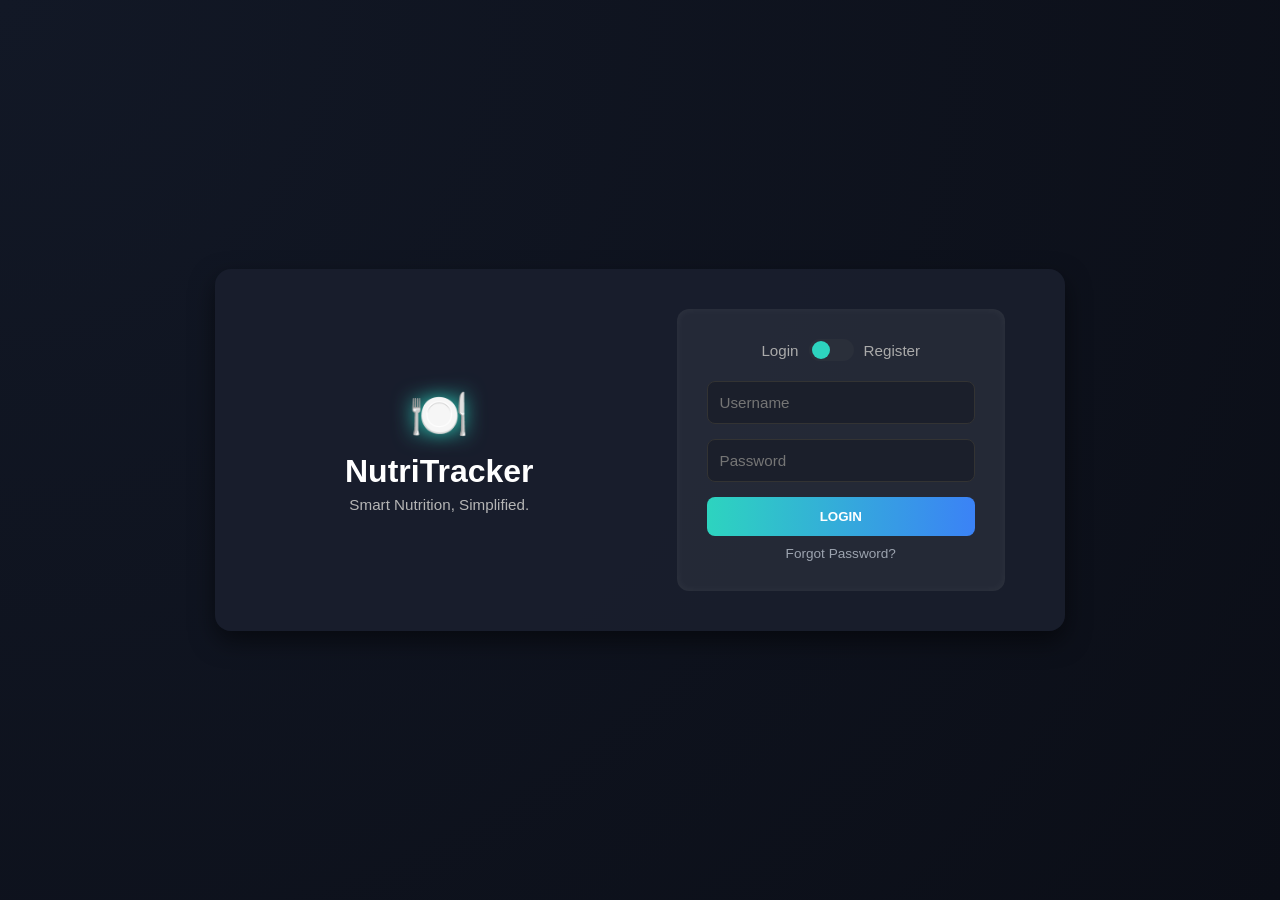
<file: app/templates/login.html>
<!DOCTYPE html>
<html lang="en">
<head>
    <meta charset="UTF-8" />
    <meta name="viewport" content="width=device-width, initial-scale=1.0" />
    <title>NutriTracker | Smart Nutrition Simplified</title>
    <style>
        * {
          margin: 0;
          padding: 0;
          box-sizing: border-box;
          font-family: "Poppins", sans-serif;
        }

        body {
          height: 100vh;
          display: flex;
          justify-content: center;
          align-items: center;
          background: radial-gradient(circle at top left, #121826, #0b0e17);
          color: #fff;
        }

        .container {
          display: flex;
          align-items: center;
          justify-content: space-between;
          background: rgba(25, 30, 45, 0.95);
          border-radius: 16px;
          padding: 40px 60px;
          width: 850px;
          box-shadow: 0 10px 25px rgba(0, 0, 0, 0.5);
          animation: fadeIn 1.2s ease;
        }

        @keyframes fadeIn {
          from { opacity: 0; transform: scale(0.95); }
          to { opacity: 1; transform: scale(1); }
        }

        .logo-section {
          display: flex;
          flex-direction: column;
          align-items: center;
          justify-content: center;
          width: 45%;
        }

        .logo {
          font-size: 3rem;
          color: #2dd4bf;
          margin-bottom: 10px;
          filter: drop-shadow(0 0 10px #2dd4bf);
        }

        .logo-section h1 {
          font-size: 2rem;
          color: #fff;
        }

        .logo-section p {
          font-size: 0.95rem;
          color: #b5b5b5;
          margin-top: 6px;
        }

        .form-section {
          width: 45%;
          background: rgba(255, 255, 255, 0.05);
          border-radius: 12px;
          padding: 30px;
          box-shadow: inset 0 0 10px rgba(255, 255, 255, 0.05);
        }

        .toggle {
          display: flex;
          justify-content: center;
          align-items: center;
          gap: 10px;
          margin-bottom: 20px;
        }

        .toggle label {
          color: #aaa;
          font-size: 0.95rem;
          cursor: pointer;
        }

        .toggle input {
          appearance: none;
          width: 45px;
          height: 22px;
          background: #2a2f3a;
          border-radius: 12px;
          position: relative;
          cursor: pointer;
        }

        .toggle input::before {
          content: "";
          position: absolute;
          width: 18px;
          height: 18px;
          background: #2dd4bf;
          border-radius: 50%;
          top: 2px;
          left: 3px;
          transition: all 0.3s ease;
        }

        .toggle input:checked::before {
          left: 24px;
          background: #3b82f6;
        }

        .toggle input:checked ~ label[for="register"] {
          color: #3b82f6;
        }

        .toggle input:not(:checked) ~ label[for="login"] {
          color: #3b82f6;
        }

        .form-group {
          display: flex;
          flex-direction: column;
          margin-bottom: 15px;
        }

        .form-group input {
          background: #1b1f2b;
          border: 1px solid #333;
          padding: 12px;
          border-radius: 8px;
          color: #fff;
          outline: none;
          font-size: 0.95rem;
          transition: all 0.3s;
        }

        .form-group input:focus {
          border-color: #2dd4bf;
          box-shadow: 0 0 5px #2dd4bf;
        }

        .btn {
          width: 100%;
          padding: 12px;
          background: linear-gradient(90deg, #2dd4bf, #3b82f6);
          border: none;
          border-radius: 8px;
          color: white;
          font-weight: 600;
          cursor: pointer;
          transition: transform 0.2s ease;
        }

        .btn:hover {
          transform: scale(1.03);
        }

        .forgot {
          text-align: center;
          margin-top: 10px;
          font-size: 0.85rem;
          color: #9ca3af;
          cursor: pointer;
        }

        .forgot:hover {
          color: #2dd4bf;
        }

        @media (max-width: 768px) {
          .container {
            flex-direction: column;
            width: 90%;
            padding: 30px;
          }

          .logo-section, .form-section {
            width: 100%;
          }

          .logo-section {
            margin-bottom: 30px;
          }
        }
    </style>
</head>
<body>
<div class="container">
    <div class="logo-section">
        <div class="logo">🍽️</div>
        <h1>NutriTracker</h1>
        <p>Smart Nutrition, Simplified.</p>
    </div>
    <div class="form-section">
        <div class="toggle">
            <label for="login">Login</label>
            <input type="checkbox" id="toggleMode" />
            <label for="register">Register</label>
        </div>

        <form id="loginForm">
            <div class="form-group">
                <input type="text" placeholder="Username" required />
            </div>
            <div class="form-group">
                <input type="password" placeholder="Password" required />
            </div>
            <button class="btn">LOGIN</button>
            <div class="forgot">Forgot Password?</div>
        </form>
    </div>
</div>

<script>
    const toggle = document.getElementById("toggleMode");
    const formTitle = document.querySelector(".btn");

    toggle.addEventListener("change", () => {
      if (toggle.checked) {
        formTitle.textContent = "REGISTER";
      } else {
        formTitle.textContent = "LOGIN";
      }
    });
</script>
</body>
</html>
</file>
